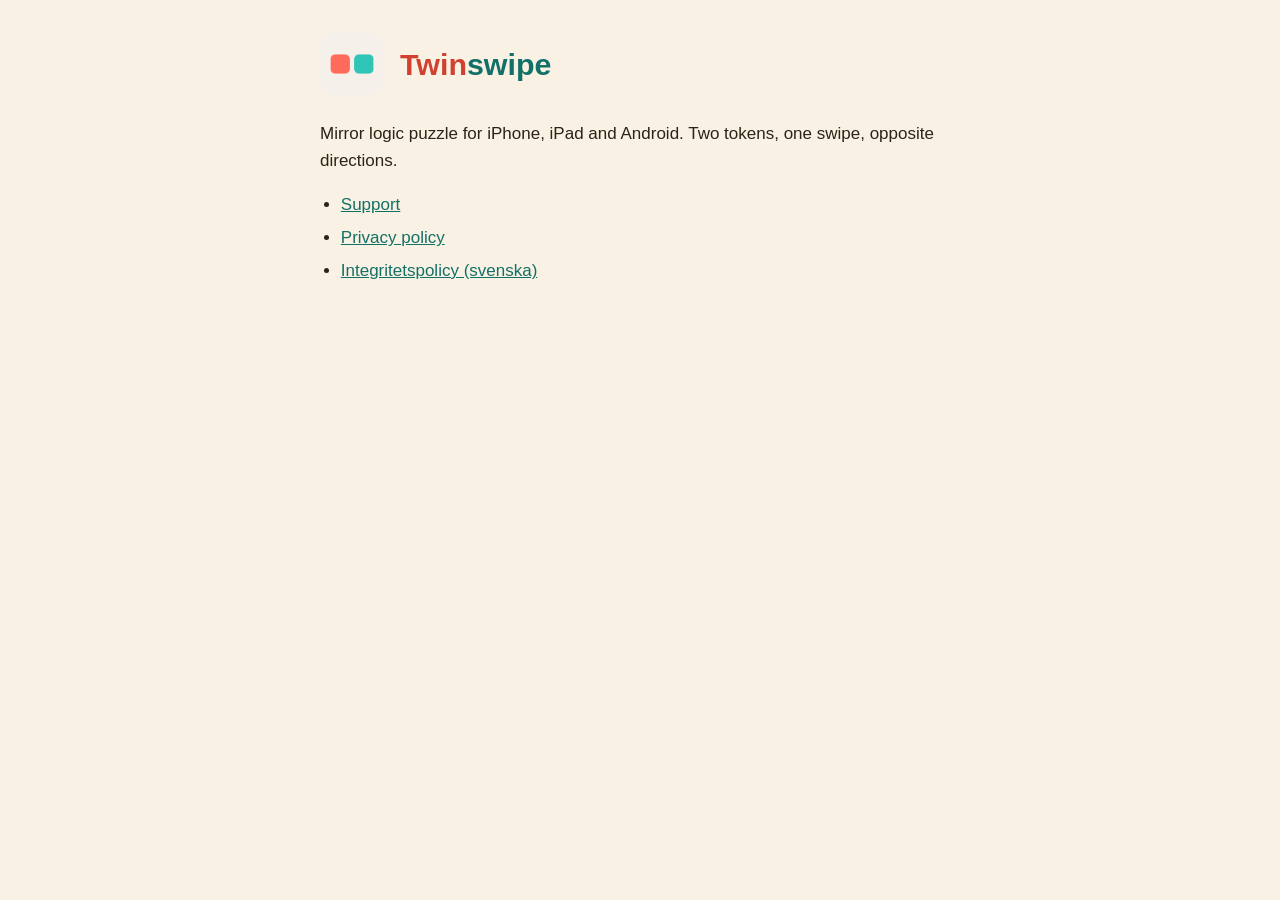
<file: index.html>
<!doctype html>
<html lang="en">
<head>
<meta charset="utf-8">
<meta name="viewport" content="width=device-width, initial-scale=1">
<title>Twinswipe</title>
<link rel="stylesheet" href="style.css">
<link rel="icon" href="twinswipe/icon.png">
</head>
<body>
<main>
<header>
<img src="twinswipe/icon.png" alt="">
<h1><span class="twin">Twin</span><span class="swipe">swipe</span></h1>
</header>
<p>Mirror logic puzzle for iPhone, iPad and Android. Two tokens, one swipe, opposite directions.</p>
<ul>
<li><a href="twinswipe/support/">Support</a></li>
<li><a href="twinswipe/privacy/">Privacy policy</a></li>
<li><a href="twinswipe/privacy/sv/" hreflang="sv" lang="sv">Integritetspolicy (svenska)</a></li>
</ul>
</main>
</body>
</html>
</file>
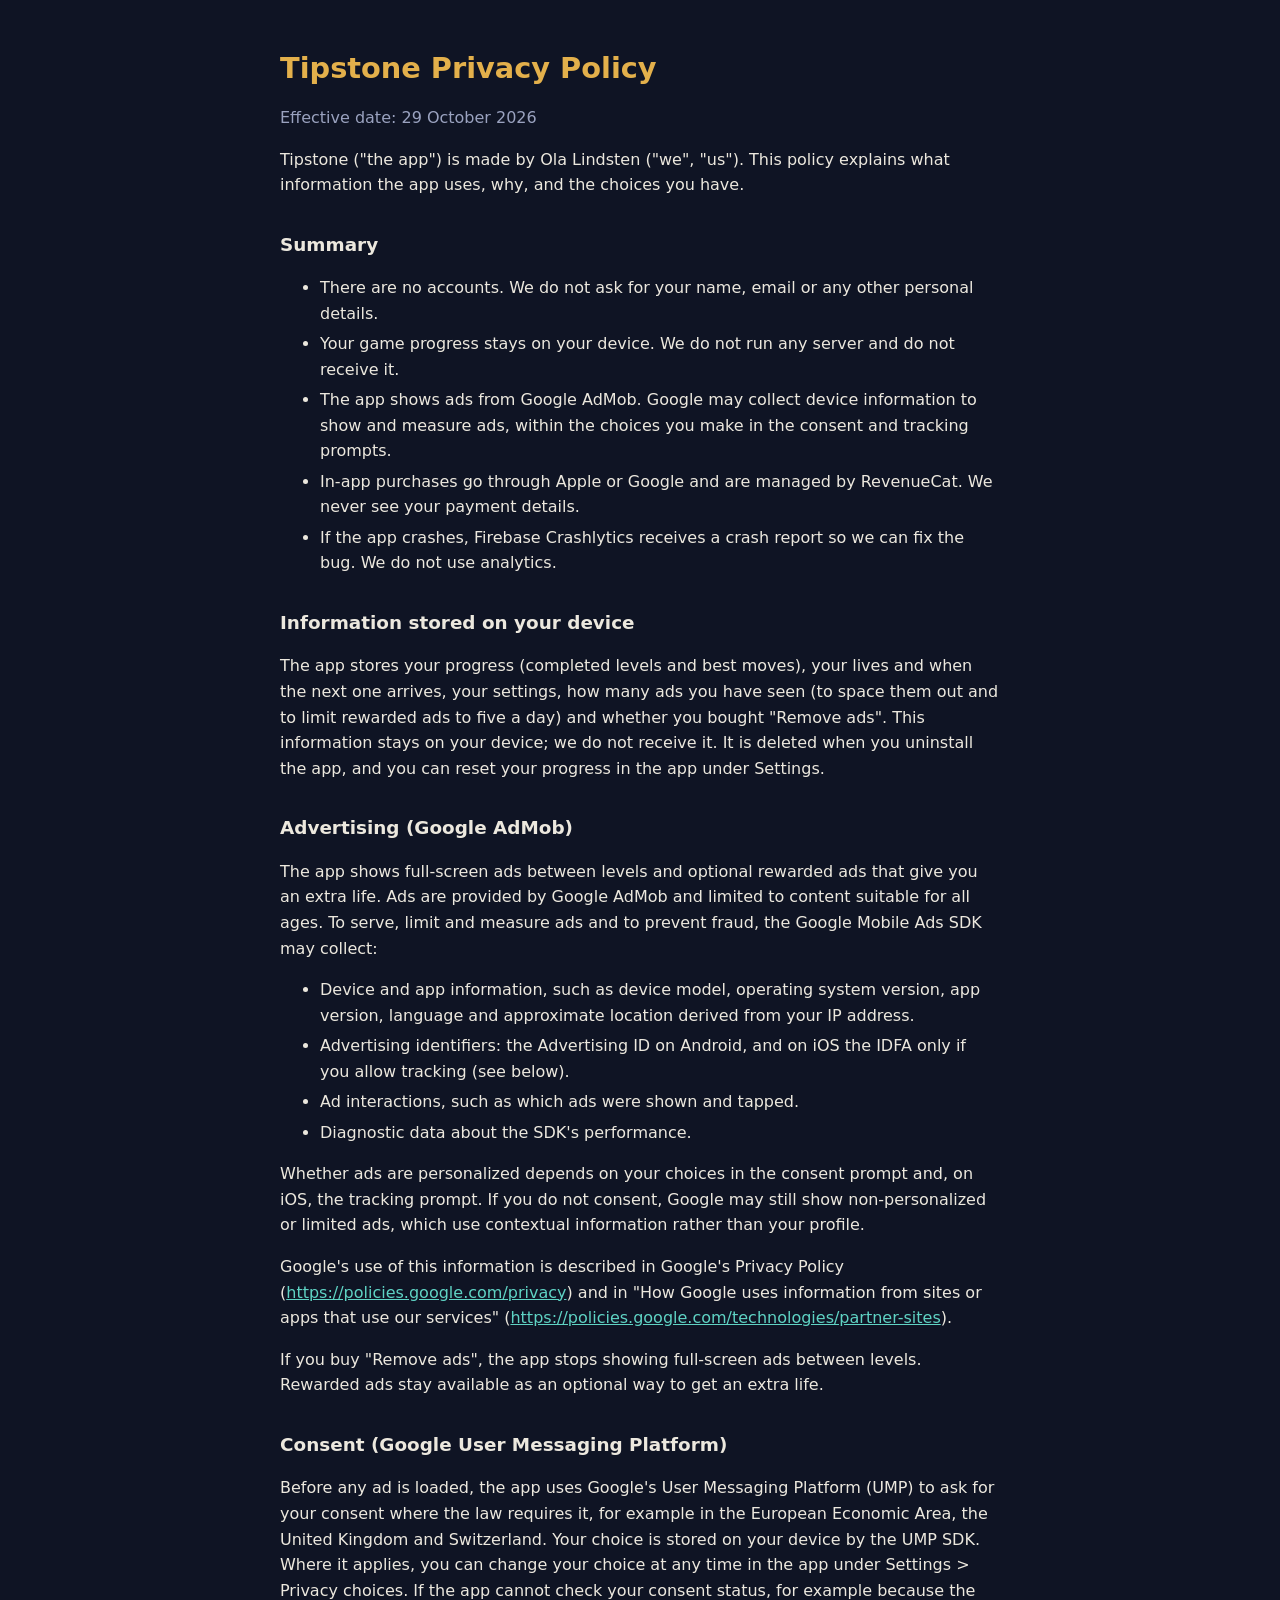
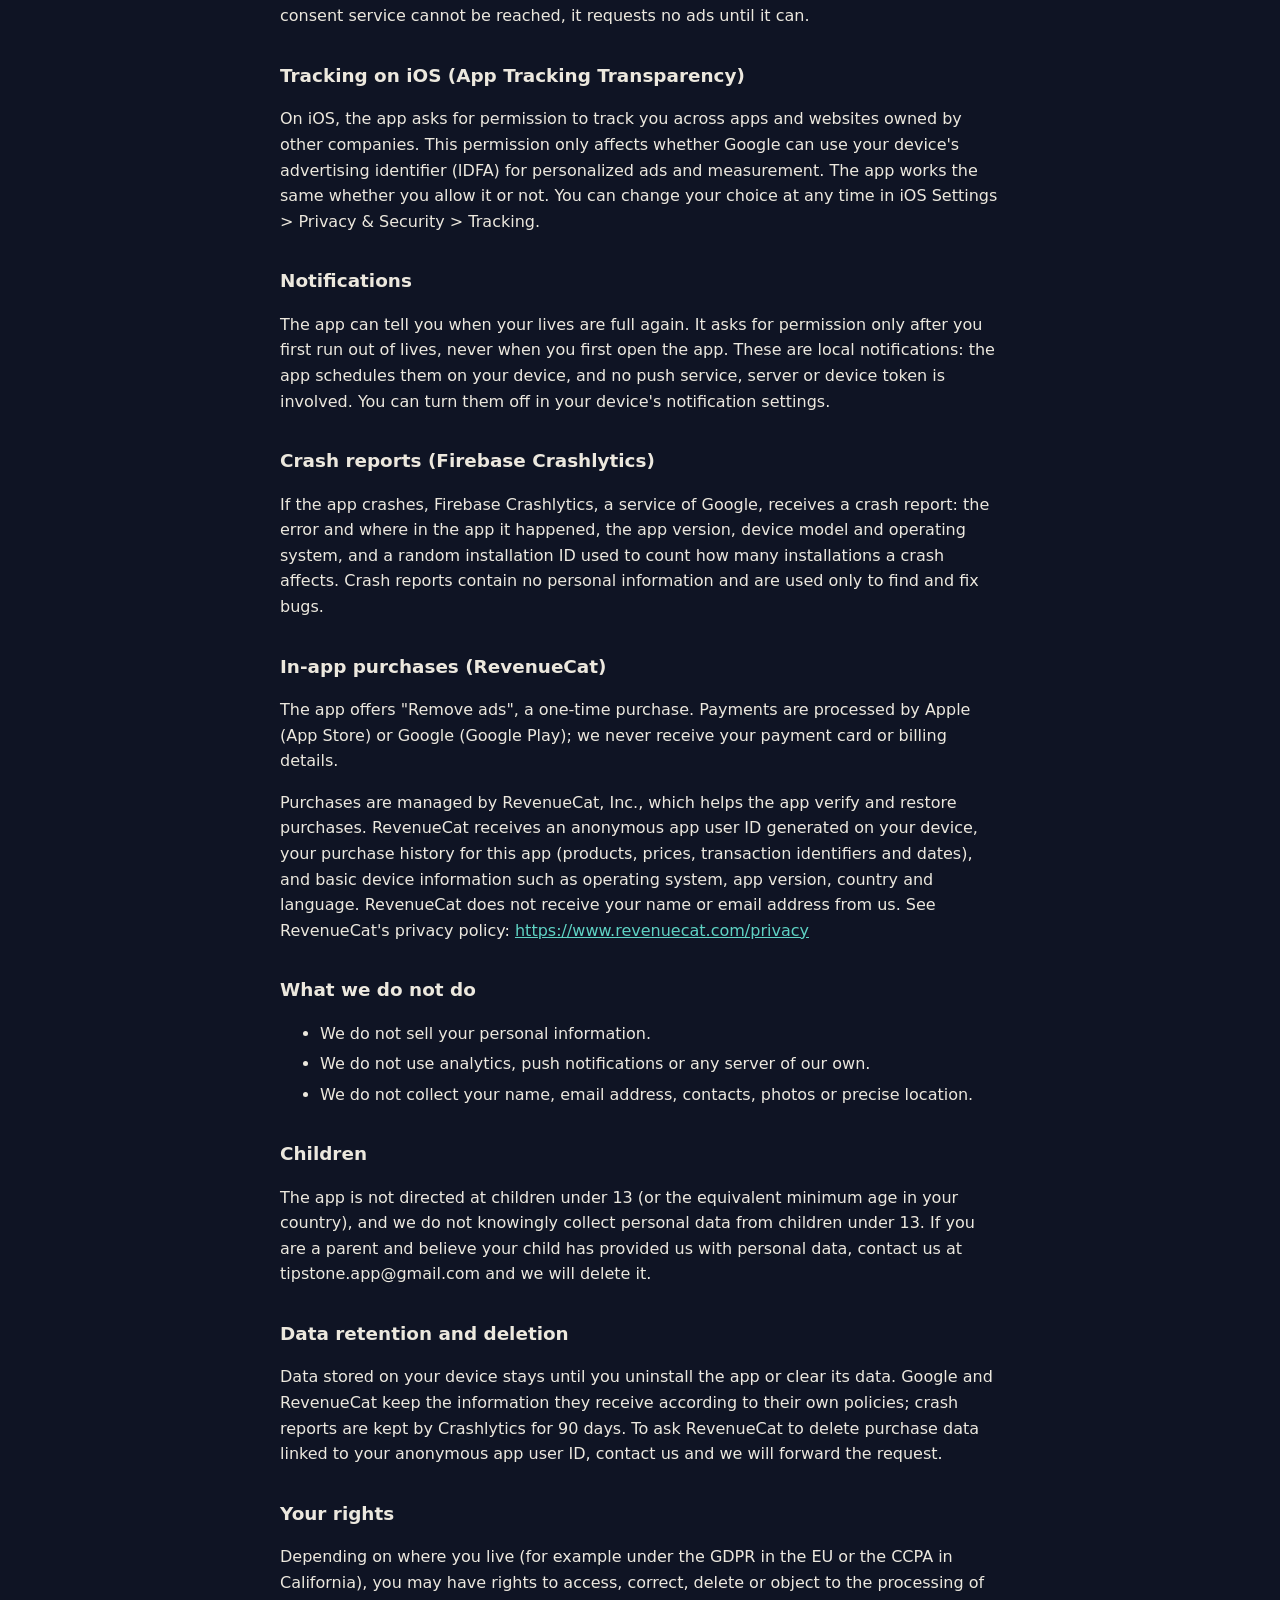
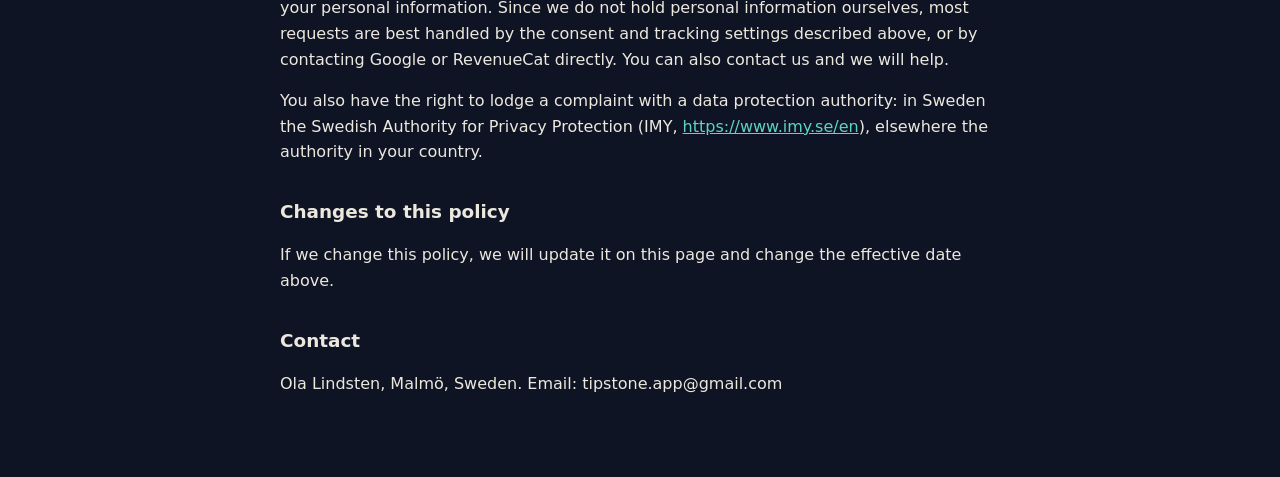
<file: rollblock/privacy/index.html>
<!doctype html>
<html lang="en">
<head>
<meta charset="utf-8">
<meta name="viewport" content="width=device-width, initial-scale=1">
<title>Tipstone Privacy Policy</title>
<style>
:root { color-scheme: dark; }
body { margin: 0; background: #0f1424; color: #ece8de; font: 16px/1.6 -apple-system, "Segoe UI", system-ui, sans-serif; }
main { max-width: 720px; margin: 0 auto; padding: 32px 16px 64px; }
h1 { color: #e3b04b; font-size: 1.8rem; line-height: 1.2; }
h2 { font-size: 1.15rem; margin-top: 2rem; }
a { color: #5fd3c4; word-break: break-word; }
.date { color: #9aa2bf; }
li { margin: 0.3rem 0; }
</style>
</head>
<body>
<main>
<h1>Tipstone Privacy Policy</h1>
<p class="date">Effective date: 29 October 2026</p>
<p>Tipstone ("the app") is made by Ola Lindsten ("we", "us"). This policy explains what information the app uses, why, and the choices you have.</p>
<h2 id="summary">Summary</h2>
<ul>
<li>There are no accounts. We do not ask for your name, email or any other personal details.</li>
<li>Your game progress stays on your device. We do not run any server and do not receive it.</li>
<li>The app shows ads from Google AdMob. Google may collect device information to show and measure ads, within the choices you make in the consent and tracking prompts.</li>
<li>In-app purchases go through Apple or Google and are managed by RevenueCat. We never see your payment details.</li>
<li>If the app crashes, Firebase Crashlytics receives a crash report so we can fix the bug. We do not use analytics.</li>
</ul>
<h2 id="information-stored-on-your-device">Information stored on your device</h2>
<p>The app stores your progress (completed levels and best moves), your lives and when the next one arrives, your settings, how many ads you have seen (to space them out and to limit rewarded ads to five a day) and whether you bought "Remove ads". This information stays on your device; we do not receive it. It is deleted when you uninstall the app, and you can reset your progress in the app under Settings.</p>
<h2 id="advertising-google-admob">Advertising (Google AdMob)</h2>
<p>The app shows full-screen ads between levels and optional rewarded ads that give you an extra life. Ads are provided by Google AdMob and limited to content suitable for all ages. To serve, limit and measure ads and to prevent fraud, the Google Mobile Ads SDK may collect:</p>
<ul>
<li>Device and app information, such as device model, operating system version, app version, language and approximate location derived from your IP address.</li>
<li>Advertising identifiers: the Advertising ID on Android, and on iOS the IDFA only if you allow tracking (see below).</li>
<li>Ad interactions, such as which ads were shown and tapped.</li>
<li>Diagnostic data about the SDK's performance.</li>
</ul>
<p>Whether ads are personalized depends on your choices in the consent prompt and, on iOS, the tracking prompt. If you do not consent, Google may still show non-personalized or limited ads, which use contextual information rather than your profile.</p>
<p>Google's use of this information is described in Google's Privacy Policy (<a href="https://policies.google.com/privacy">https://policies.google.com/privacy</a>) and in "How Google uses information from sites or apps that use our services" (<a href="https://policies.google.com/technologies/partner-sites">https://policies.google.com/technologies/partner-sites</a>).</p>
<p>If you buy "Remove ads", the app stops showing full-screen ads between levels. Rewarded ads stay available as an optional way to get an extra life.</p>
<h2 id="consent-google-user-messaging-platform">Consent (Google User Messaging Platform)</h2>
<p>Before any ad is loaded, the app uses Google's User Messaging Platform (UMP) to ask for your consent where the law requires it, for example in the European Economic Area, the United Kingdom and Switzerland. Your choice is stored on your device by the UMP SDK. Where it applies, you can change your choice at any time in the app under Settings &gt; Privacy choices. If the app cannot check your consent status, for example because the consent service cannot be reached, it requests no ads until it can.</p>
<h2 id="tracking-on-ios-app-tracking-transparency">Tracking on iOS (App Tracking Transparency)</h2>
<p>On iOS, the app asks for permission to track you across apps and websites owned by other companies. This permission only affects whether Google can use your device's advertising identifier (IDFA) for personalized ads and measurement. The app works the same whether you allow it or not. You can change your choice at any time in iOS Settings &gt; Privacy &amp; Security &gt; Tracking.</p>
<h2 id="notifications">Notifications</h2>
<p>The app can tell you when your lives are full again. It asks for permission only after you first run out of lives, never when you first open the app. These are local notifications: the app schedules them on your device, and no push service, server or device token is involved. You can turn them off in your device's notification settings.</p>
<h2 id="crash-reports-firebase-crashlytics">Crash reports (Firebase Crashlytics)</h2>
<p>If the app crashes, Firebase Crashlytics, a service of Google, receives a crash report: the error and where in the app it happened, the app version, device model and operating system, and a random installation ID used to count how many installations a crash affects. Crash reports contain no personal information and are used only to find and fix bugs.</p>
<h2 id="in-app-purchases-revenuecat">In-app purchases (RevenueCat)</h2>
<p>The app offers "Remove ads", a one-time purchase. Payments are processed by Apple (App Store) or Google (Google Play); we never receive your payment card or billing details.</p>
<p>Purchases are managed by RevenueCat, Inc., which helps the app verify and restore purchases. RevenueCat receives an anonymous app user ID generated on your device, your purchase history for this app (products, prices, transaction identifiers and dates), and basic device information such as operating system, app version, country and language. RevenueCat does not receive your name or email address from us. See RevenueCat's privacy policy: <a href="https://www.revenuecat.com/privacy">https://www.revenuecat.com/privacy</a></p>
<h2 id="what-we-do-not-do">What we do not do</h2>
<ul>
<li>We do not sell your personal information.</li>
<li>We do not use analytics, push notifications or any server of our own.</li>
<li>We do not collect your name, email address, contacts, photos or precise location.</li>
</ul>
<h2 id="children">Children</h2>
<p>The app is not directed at children under 13 (or the equivalent minimum age in your country), and we do not knowingly collect personal data from children under 13. If you are a parent and believe your child has provided us with personal data, contact us at tipstone.app@gmail.com and we will delete it.</p>
<h2 id="data-retention-and-deletion">Data retention and deletion</h2>
<p>Data stored on your device stays until you uninstall the app or clear its data. Google and RevenueCat keep the information they receive according to their own policies; crash reports are kept by Crashlytics for 90 days. To ask RevenueCat to delete purchase data linked to your anonymous app user ID, contact us and we will forward the request.</p>
<h2 id="your-rights">Your rights</h2>
<p>Depending on where you live (for example under the GDPR in the EU or the CCPA in California), you may have rights to access, correct, delete or object to the processing of your personal information. Since we do not hold personal information ourselves, most requests are best handled by the consent and tracking settings described above, or by contacting Google or RevenueCat directly. You can also contact us and we will help.</p>
<p>You also have the right to lodge a complaint with a data protection authority: in Sweden the Swedish Authority for Privacy Protection (IMY, <a href="https://www.imy.se/en">https://www.imy.se/en</a>), elsewhere the authority in your country.</p>
<h2 id="changes-to-this-policy">Changes to this policy</h2>
<p>If we change this policy, we will update it on this page and change the effective date above.</p>
<h2 id="contact">Contact</h2>
<p>Ola Lindsten, Malmö, Sweden. Email: tipstone.app@gmail.com</p>
</main>
</body>
</html>
</file>
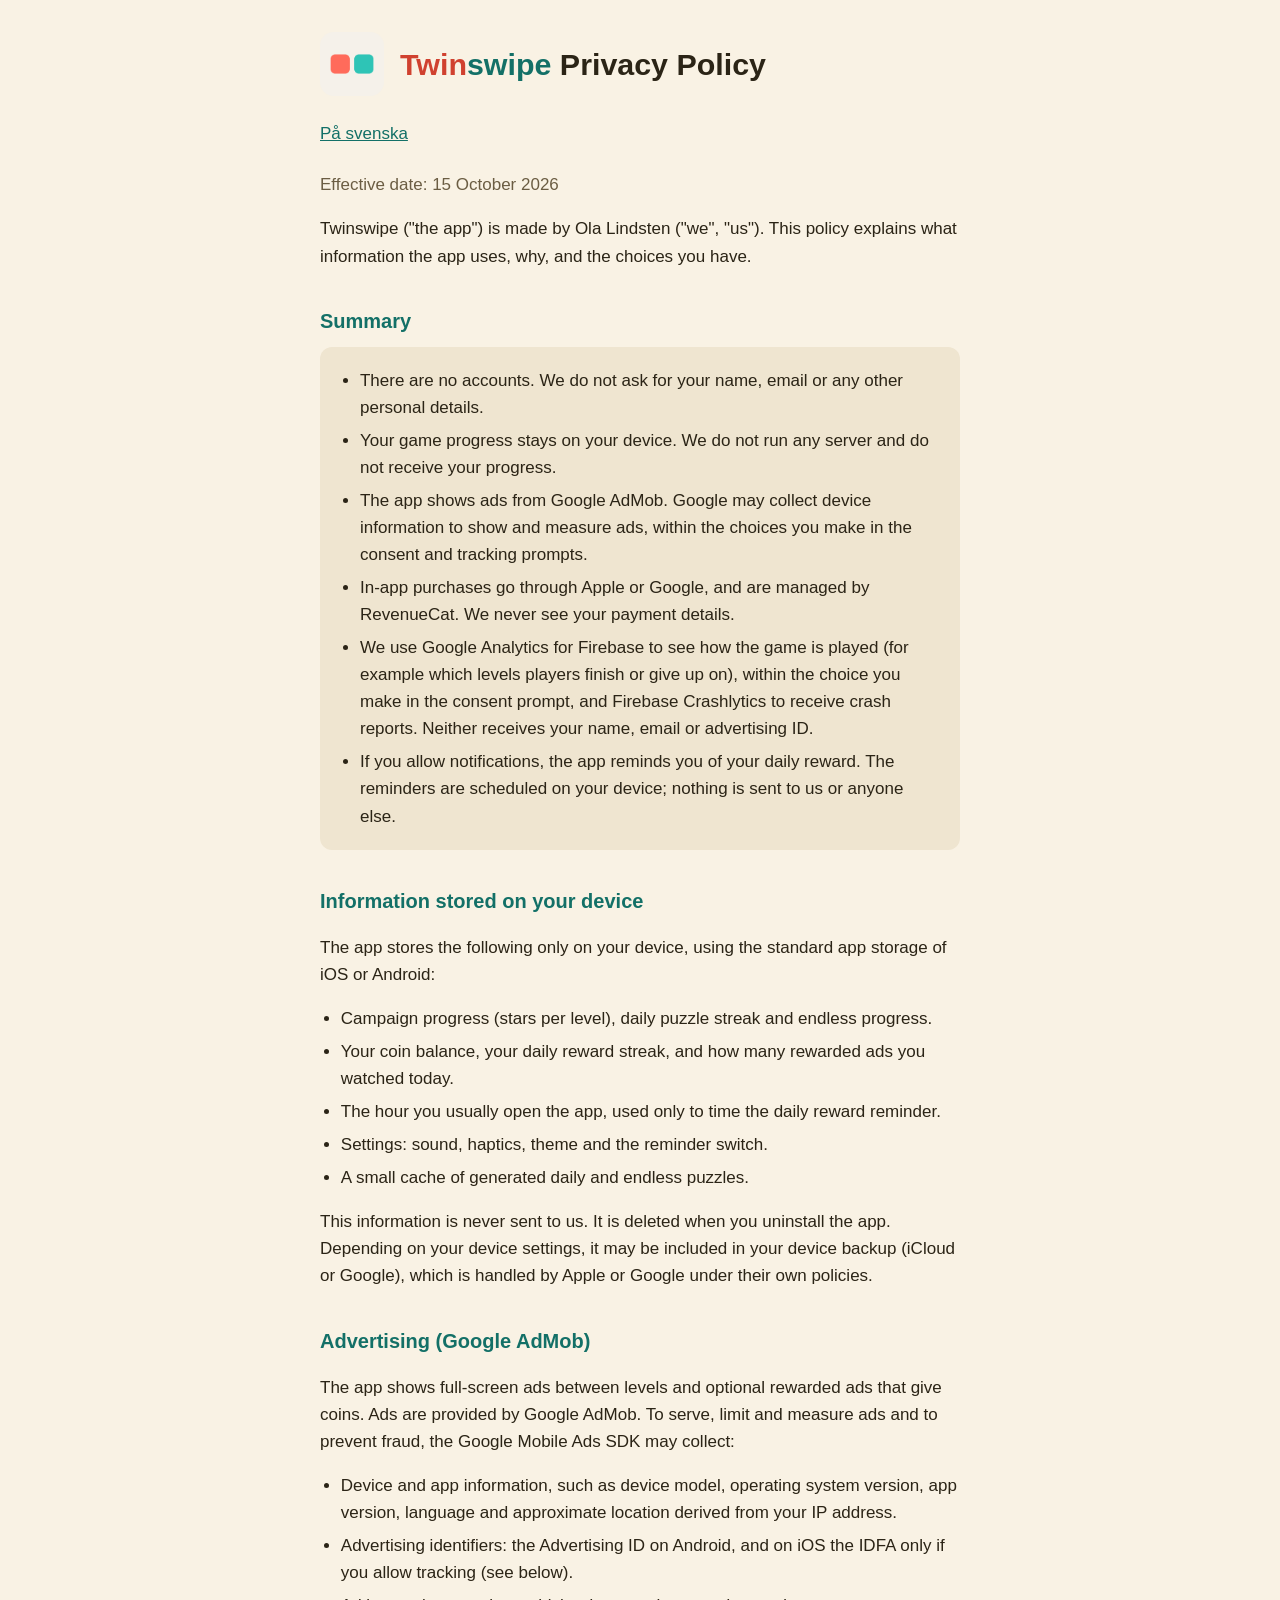
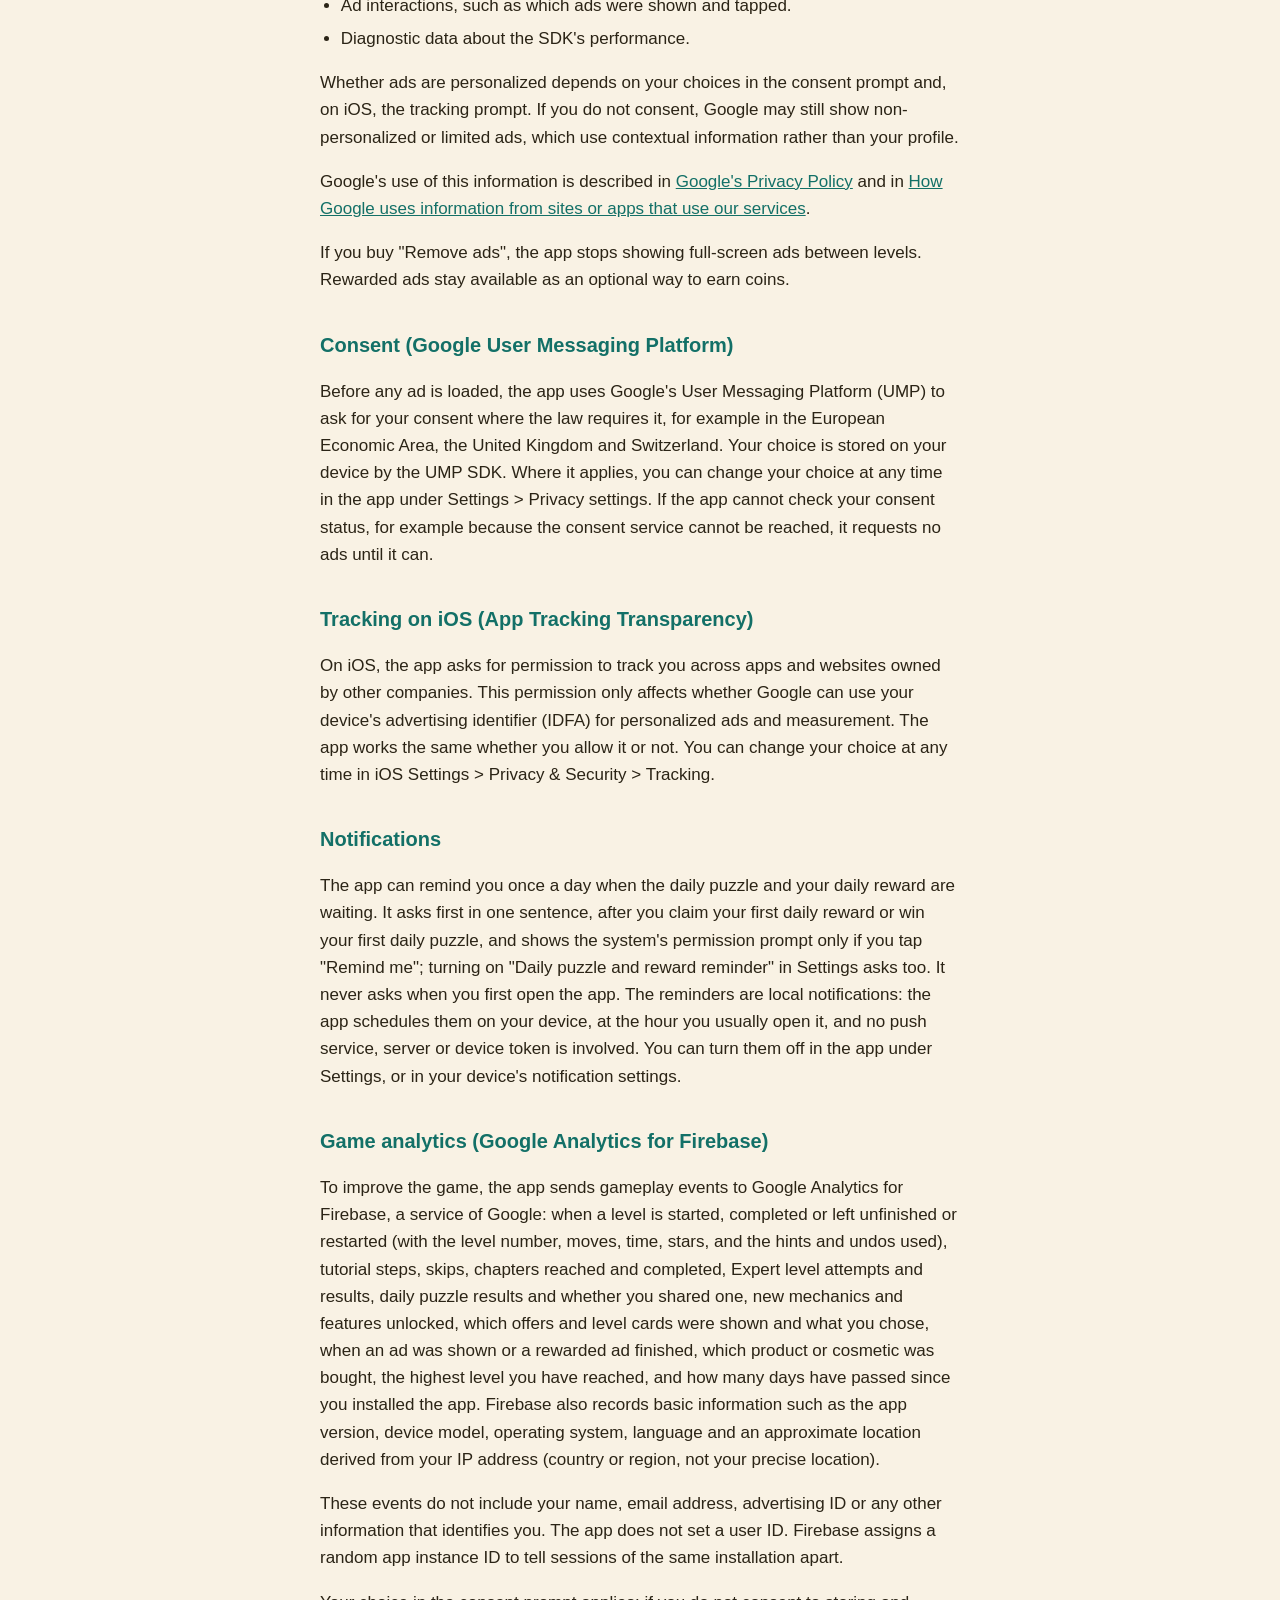
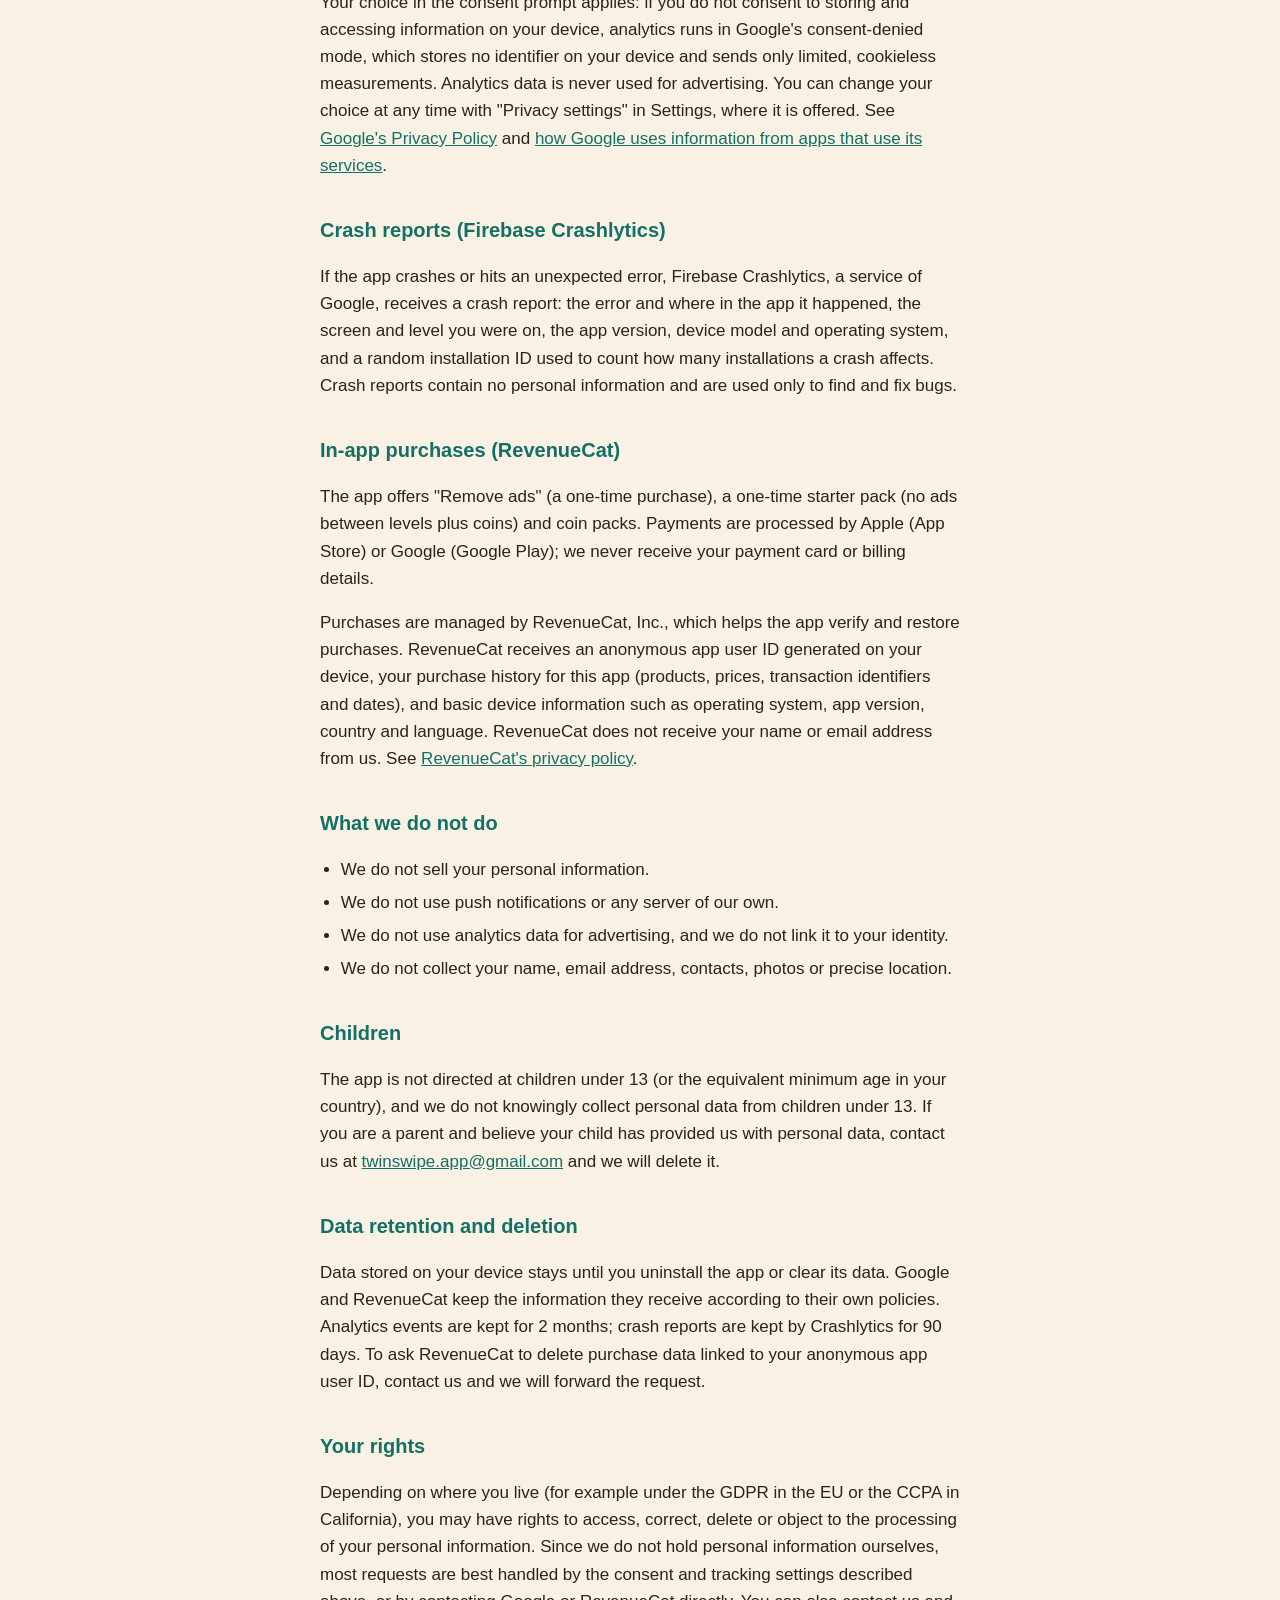
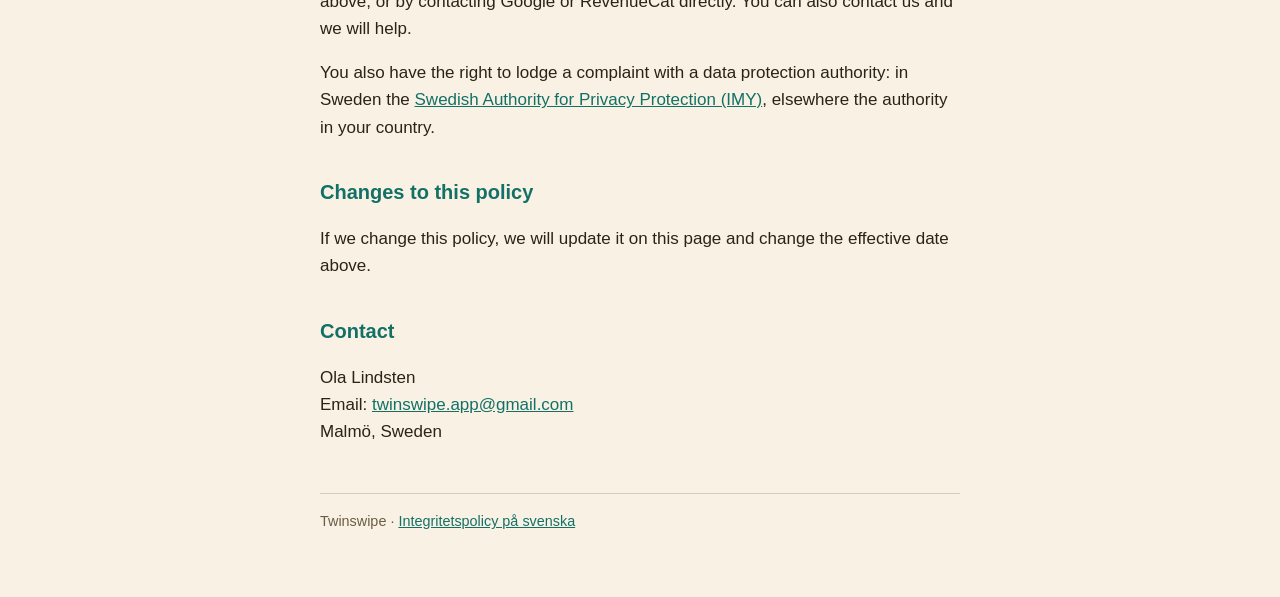
<file: twinswipe/privacy/index.html>
<!doctype html>
<html lang="en">
<head>
<meta charset="utf-8">
<meta name="viewport" content="width=device-width, initial-scale=1">
<title>Twinswipe Privacy Policy</title>
<link rel="stylesheet" href="../../style.css">
<link rel="alternate" hreflang="sv" href="sv/">
<link rel="icon" href="../icon.png">
</head>
<body>
<main>
<header>
<img src="../icon.png" alt="">
<h1><span class="twin">Twin</span><span class="swipe">swipe</span> Privacy Policy</h1>
</header>
<p class="lang"><a href="sv/" hreflang="sv" lang="sv">På svenska</a></p>

<p class="date">Effective date: 15 October 2026</p>

<p>Twinswipe ("the app") is made by Ola Lindsten
("we", "us"). This policy explains what information the app uses, why, and
the choices you have.</p>

<h2 id="summary">Summary</h2>
<div class="summary">
<ul>
<li>There are no accounts. We do not ask for your name, email or any other
personal details.</li>
<li>Your game progress stays on your device. We do not run any server and do
not receive your progress.</li>
<li>The app shows ads from Google AdMob. Google may collect device
information to show and measure ads, within the choices you make in the
consent and tracking prompts.</li>
<li>In-app purchases go through Apple or Google, and are managed by
RevenueCat. We never see your payment details.</li>
<li>We use Google Analytics for Firebase to see how the game is played (for
example which levels players finish or give up on), within the choice you
make in the consent prompt, and Firebase Crashlytics to receive crash
reports. Neither receives your name, email or advertising ID.</li>
<li>If you allow notifications, the app reminds you of your daily reward.
The reminders are scheduled on your device; nothing is sent to us or
anyone else.</li>
</ul>
</div>

<h2 id="device">Information stored on your device</h2>
<p>The app stores the following only on your device, using the standard
app storage of iOS or Android:</p>
<ul>
<li>Campaign progress (stars per level), daily puzzle streak and endless
progress.</li>
<li>Your coin balance, your daily reward streak, and how many rewarded ads
you watched today.</li>
<li>The hour you usually open the app, used only to time the daily reward
reminder.</li>
<li>Settings: sound, haptics, theme and the reminder switch.</li>
<li>A small cache of generated daily and endless puzzles.</li>
</ul>
<p>This information is never sent to us. It is deleted when you uninstall the
app. Depending on your device settings, it may be included in your device
backup (iCloud or Google), which is handled by Apple or Google under their
own policies.</p>

<h2 id="ads">Advertising (Google AdMob)</h2>
<p>The app shows full-screen ads between levels and optional rewarded ads that
give coins. Ads are provided by Google AdMob. To serve, limit and measure
ads and to prevent fraud, the Google Mobile Ads SDK may collect:</p>
<ul>
<li>Device and app information, such as device model, operating system
version, app version, language and approximate location derived from your
IP address.</li>
<li>Advertising identifiers: the Advertising ID on Android, and on iOS the
IDFA only if you allow tracking (see below).</li>
<li>Ad interactions, such as which ads were shown and tapped.</li>
<li>Diagnostic data about the SDK's performance.</li>
</ul>
<p>Whether ads are personalized depends on your choices in the consent prompt
and, on iOS, the tracking prompt. If you do not consent, Google may still
show non-personalized or limited ads, which use contextual information
rather than your profile.</p>
<p>Google's use of this information is described in
<a href="https://policies.google.com/privacy">Google's Privacy Policy</a> and in
<a href="https://policies.google.com/technologies/partner-sites">How Google uses
information from sites or apps that use our services</a>.</p>
<p>If you buy "Remove ads", the app stops showing full-screen ads between
levels. Rewarded ads stay available as an optional way to earn coins.</p>

<h2 id="consent">Consent (Google User Messaging Platform)</h2>
<p>Before any ad is loaded, the app uses Google's User Messaging Platform
(UMP) to ask for your consent where the law requires it, for example in
the European Economic Area, the United Kingdom and Switzerland. Your choice
is stored on your device by the UMP SDK. Where it applies, you can change
your choice at any time in the app under Settings &gt; Privacy settings. If
the app cannot check your consent status, for example because the consent
service cannot be reached, it requests no ads until it can.</p>

<h2 id="tracking">Tracking on iOS (App Tracking Transparency)</h2>
<p>On iOS, the app asks for permission to track you across apps and websites
owned by other companies. This permission only affects whether Google can
use your device's advertising identifier (IDFA) for personalized ads and
measurement. The app works the same whether you allow it or not. You can
change your choice at any time in iOS Settings &gt; Privacy &amp; Security &gt;
Tracking.</p>

<h2 id="notifications">Notifications</h2>
<p>The app can remind you once a day when the daily puzzle and your daily
reward are waiting. It asks first in one sentence, after you claim your
first daily reward or win your first daily puzzle, and shows the system's
permission prompt only if you tap "Remind me"; turning on "Daily puzzle
and reward reminder" in Settings asks too. It never asks when you first
open the app. The reminders are local notifications: the app
schedules them on your device, at the hour you usually open it, and no
push service, server or device token is involved. You can turn them off
in the app under Settings, or in your device's notification settings.</p>

<h2 id="analytics">Game analytics (Google Analytics for Firebase)</h2>
<p>To improve the game, the app sends gameplay events to Google Analytics for
Firebase, a service of Google: when a level is started, completed or left
unfinished or restarted (with the level number, moves, time, stars, and
the hints and undos used), tutorial steps, skips, chapters reached and
completed, Expert level attempts and results, daily puzzle results and
whether you shared one, new mechanics and features unlocked, which offers
and level cards were shown and what you chose, when an ad was shown or a
rewarded ad finished, which product or cosmetic was bought, the highest
level you have reached, and how many days have passed since you installed
the app.
Firebase also records basic information such as the app version, device
model, operating system, language and an approximate location derived from
your IP address (country or region, not your precise location).</p>
<p>These events do not include your name, email address, advertising ID or
any other information that identifies you. The app does not set a user ID.
Firebase assigns a random app instance ID to tell sessions of the same
installation apart.</p>
<p>Your choice in the consent prompt applies: if you do not consent to storing
and accessing information on your device, analytics runs in Google's
consent-denied mode, which stores no identifier on your device and sends
only limited, cookieless measurements. Analytics data is never used for
advertising. You can change your choice at any time with "Privacy settings"
in Settings, where it is offered. See
<a href="https://policies.google.com/privacy">Google's Privacy Policy</a> and
<a href="https://policies.google.com/technologies/partner-sites">how Google uses
information from apps that use its services</a>.</p>

<h2 id="crashes">Crash reports (Firebase Crashlytics)</h2>
<p>If the app crashes or hits an unexpected error, Firebase Crashlytics, a
service of Google, receives a crash report: the error and where in the app
it happened, the screen and level you were on, the app version, device
model and operating system, and a random installation ID used to count how
many installations a crash affects. Crash reports contain no personal
information and are used only to find and fix bugs.</p>

<h2 id="purchases">In-app purchases (RevenueCat)</h2>
<p>The app offers "Remove ads" (a one-time purchase), a one-time starter
pack (no ads between levels plus coins) and coin packs.
Payments are processed by Apple (App Store) or Google (Google Play); we
never receive your payment card or billing details.</p>
<p>Purchases are managed by RevenueCat, Inc., which helps the app verify and
restore purchases. RevenueCat receives an anonymous app user ID generated
on your device, your purchase history for this app (products, prices,
transaction identifiers and dates), and basic device information such as
operating system, app version, country and language. RevenueCat does not
receive your name or email address from us. See
<a href="https://www.revenuecat.com/privacy">RevenueCat's privacy policy</a>.</p>

<h2 id="not">What we do not do</h2>
<ul>
<li>We do not sell your personal information.</li>
<li>We do not use push notifications or any server of our own.</li>
<li>We do not use analytics data for advertising, and we do not link it to
your identity.</li>
<li>We do not collect your name, email address, contacts, photos or precise
location.</li>
</ul>

<h2 id="children">Children</h2>
<p>The app is not directed at children under 13 (or the equivalent minimum
age in your country), and we do not knowingly collect personal data from
children under 13. If you are a parent and believe your child has provided
us with personal data, contact us at
<a href="mailto:twinswipe.app@gmail.com">twinswipe.app@gmail.com</a> and we
will delete it.</p>

<h2 id="retention">Data retention and deletion</h2>
<p>Data stored on your device stays until you uninstall the app or clear its
data. Google and RevenueCat keep the information they receive according to
their own policies. Analytics events are kept for 2 months; crash
reports are kept by Crashlytics for 90 days. To ask RevenueCat to delete
purchase data linked to your anonymous app user ID, contact us and we will
forward the request.</p>

<h2 id="rights">Your rights</h2>
<p>Depending on where you live (for example under the GDPR in the EU or the
CCPA in California), you may have rights to access, correct, delete or
object to the processing of your personal information. Since we do not
hold personal information ourselves, most requests are best handled by
the consent and tracking settings described above, or by contacting Google
or RevenueCat directly. You can also contact us and we will help.</p>
<p>You also have the right to lodge a complaint with a data protection
authority: in Sweden the <a href="https://www.imy.se/en">Swedish Authority
for Privacy Protection (IMY)</a>, elsewhere the authority in your
country.</p>

<h2 id="changes">Changes to this policy</h2>
<p>If we change this policy, we will update it on this page and change the
effective date above.</p>

<h2 id="contact">Contact</h2>
<p class="contact">Ola Lindsten
Email: <a href="mailto:twinswipe.app@gmail.com">twinswipe.app@gmail.com</a>
Malmö, Sweden</p>

<footer>Twinswipe · <a href="sv/" hreflang="sv" lang="sv">Integritetspolicy på svenska</a></footer>
</main>
</body>
</html>
</file>
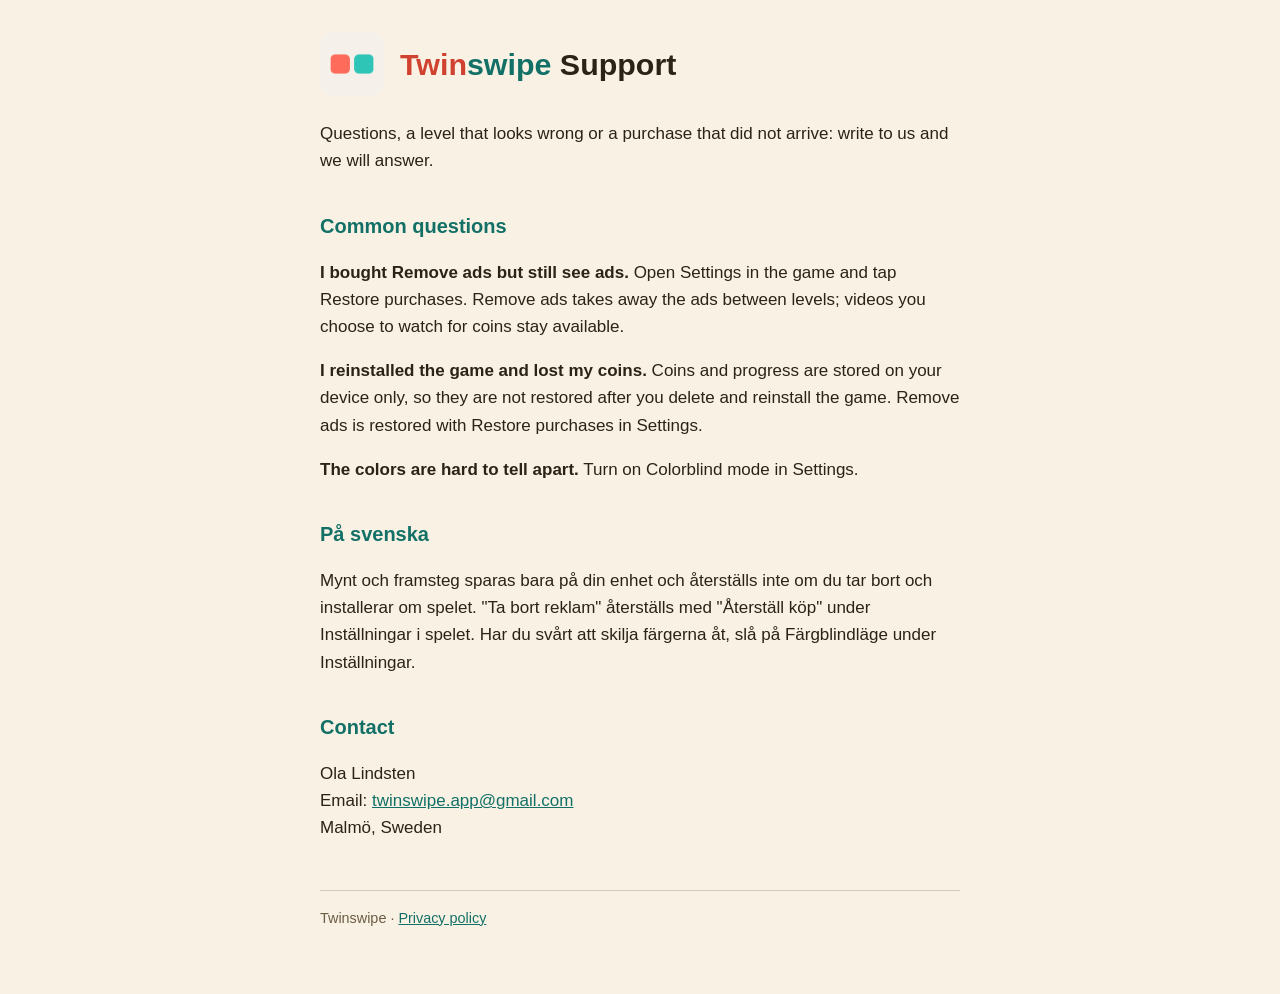
<file: twinswipe/support/index.html>
<!doctype html>
<html lang="en">
<head>
<meta charset="utf-8">
<meta name="viewport" content="width=device-width, initial-scale=1">
<title>Twinswipe Support</title>
<link rel="stylesheet" href="../../style.css">
<link rel="icon" href="../icon.png">
</head>
<body>
<main>
<header>
<img src="../icon.png" alt="">
<h1><span class="twin">Twin</span><span class="swipe">swipe</span> Support</h1>
</header>

<p>Questions, a level that looks wrong or a purchase that did not arrive:
write to us and we will answer.</p>

<h2 id="faq">Common questions</h2>
<p><strong>I bought Remove ads but still see ads.</strong> Open Settings in the
game and tap Restore purchases. Remove ads takes away the ads between levels;
videos you choose to watch for coins stay available.</p>
<p><strong>I reinstalled the game and lost my coins.</strong> Coins and
progress are stored on your device only, so they are not restored after you
delete and reinstall the game. Remove ads is restored with Restore purchases
in Settings.</p>
<p><strong>The colors are hard to tell apart.</strong> Turn on Colorblind mode
in Settings.</p>

<h2 id="svenska" lang="sv">På svenska</h2>
<p lang="sv">Mynt och framsteg sparas bara på din enhet och återställs inte om
du tar bort och installerar om spelet. "Ta bort reklam" återställs med
"Återställ köp" under Inställningar i spelet. Har du svårt att skilja
färgerna åt, slå på Färgblindläge under Inställningar.</p>

<h2 id="contact">Contact</h2>
<p class="contact">Ola Lindsten
Email: <a href="mailto:twinswipe.app@gmail.com">twinswipe.app@gmail.com</a>
Malmö, Sweden</p>

<footer>Twinswipe · <a href="../privacy/">Privacy policy</a></footer>
</main>
</body>
</html>
</file>
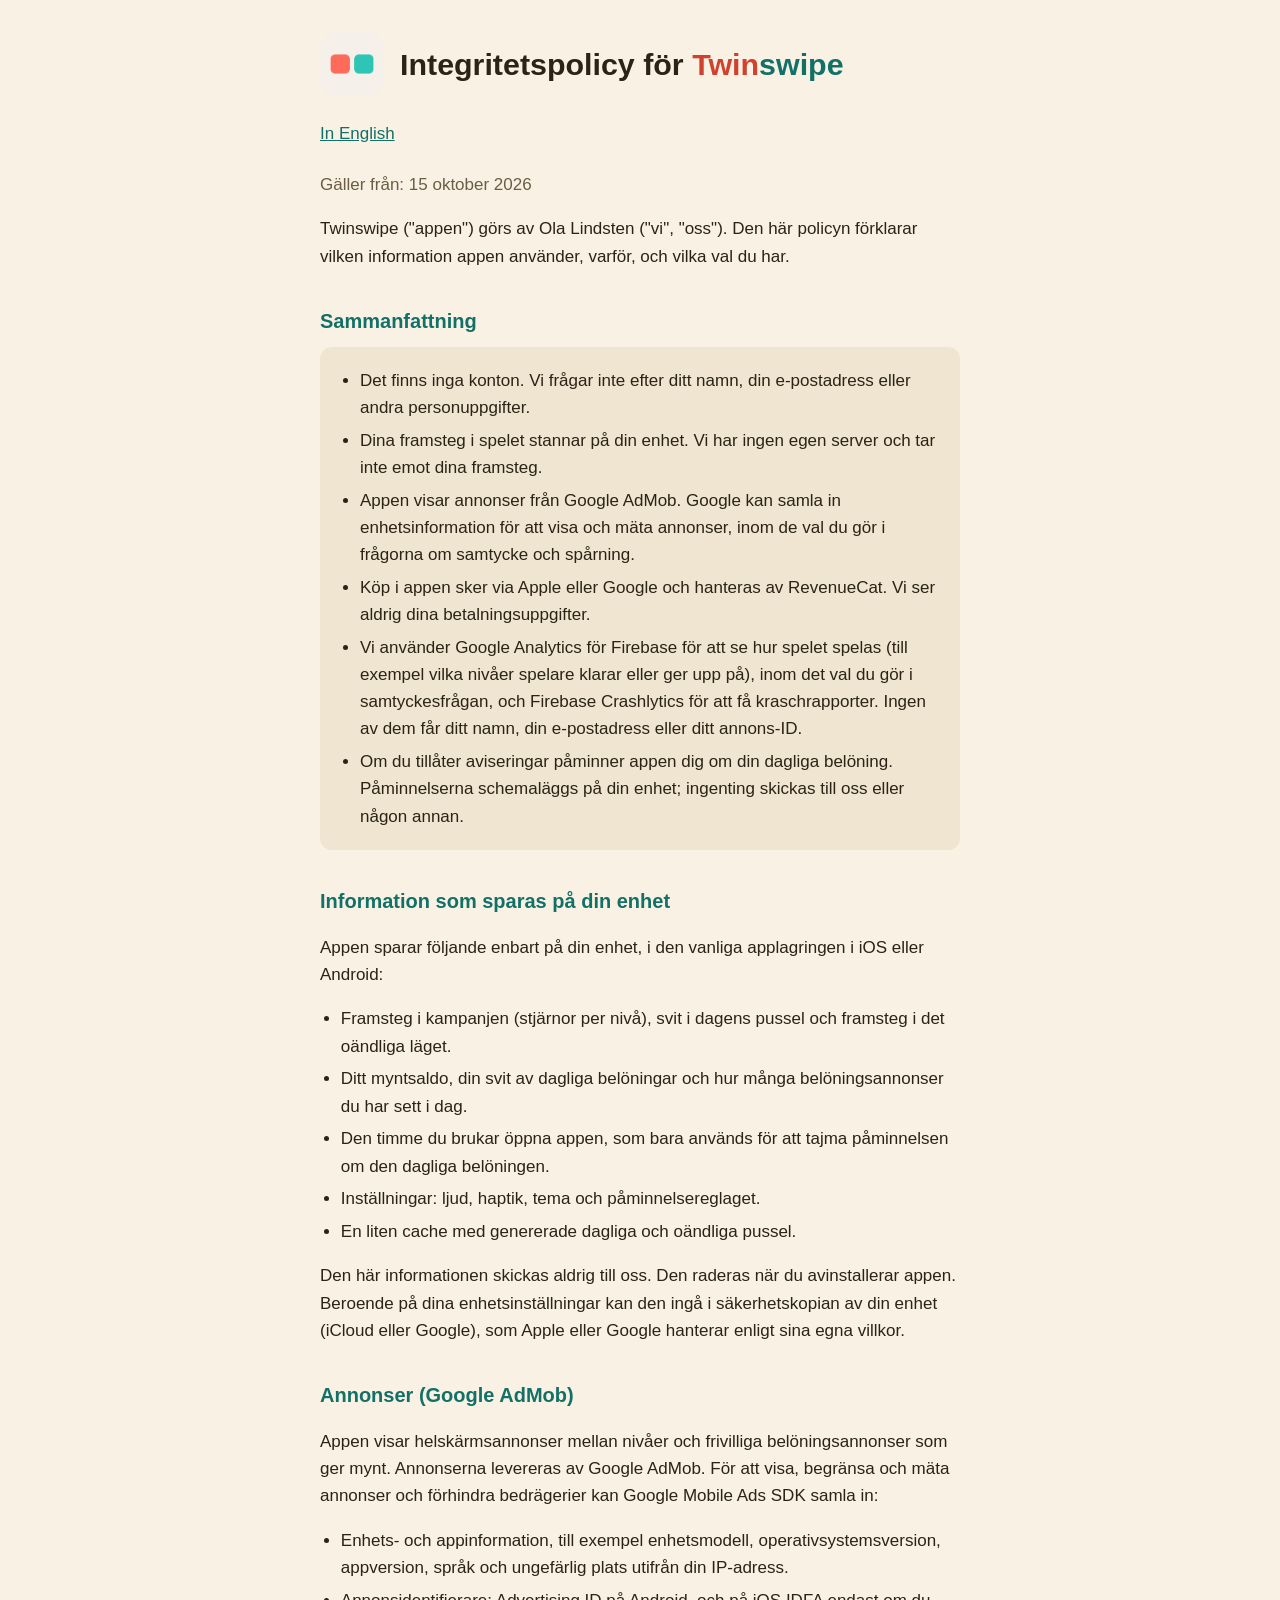
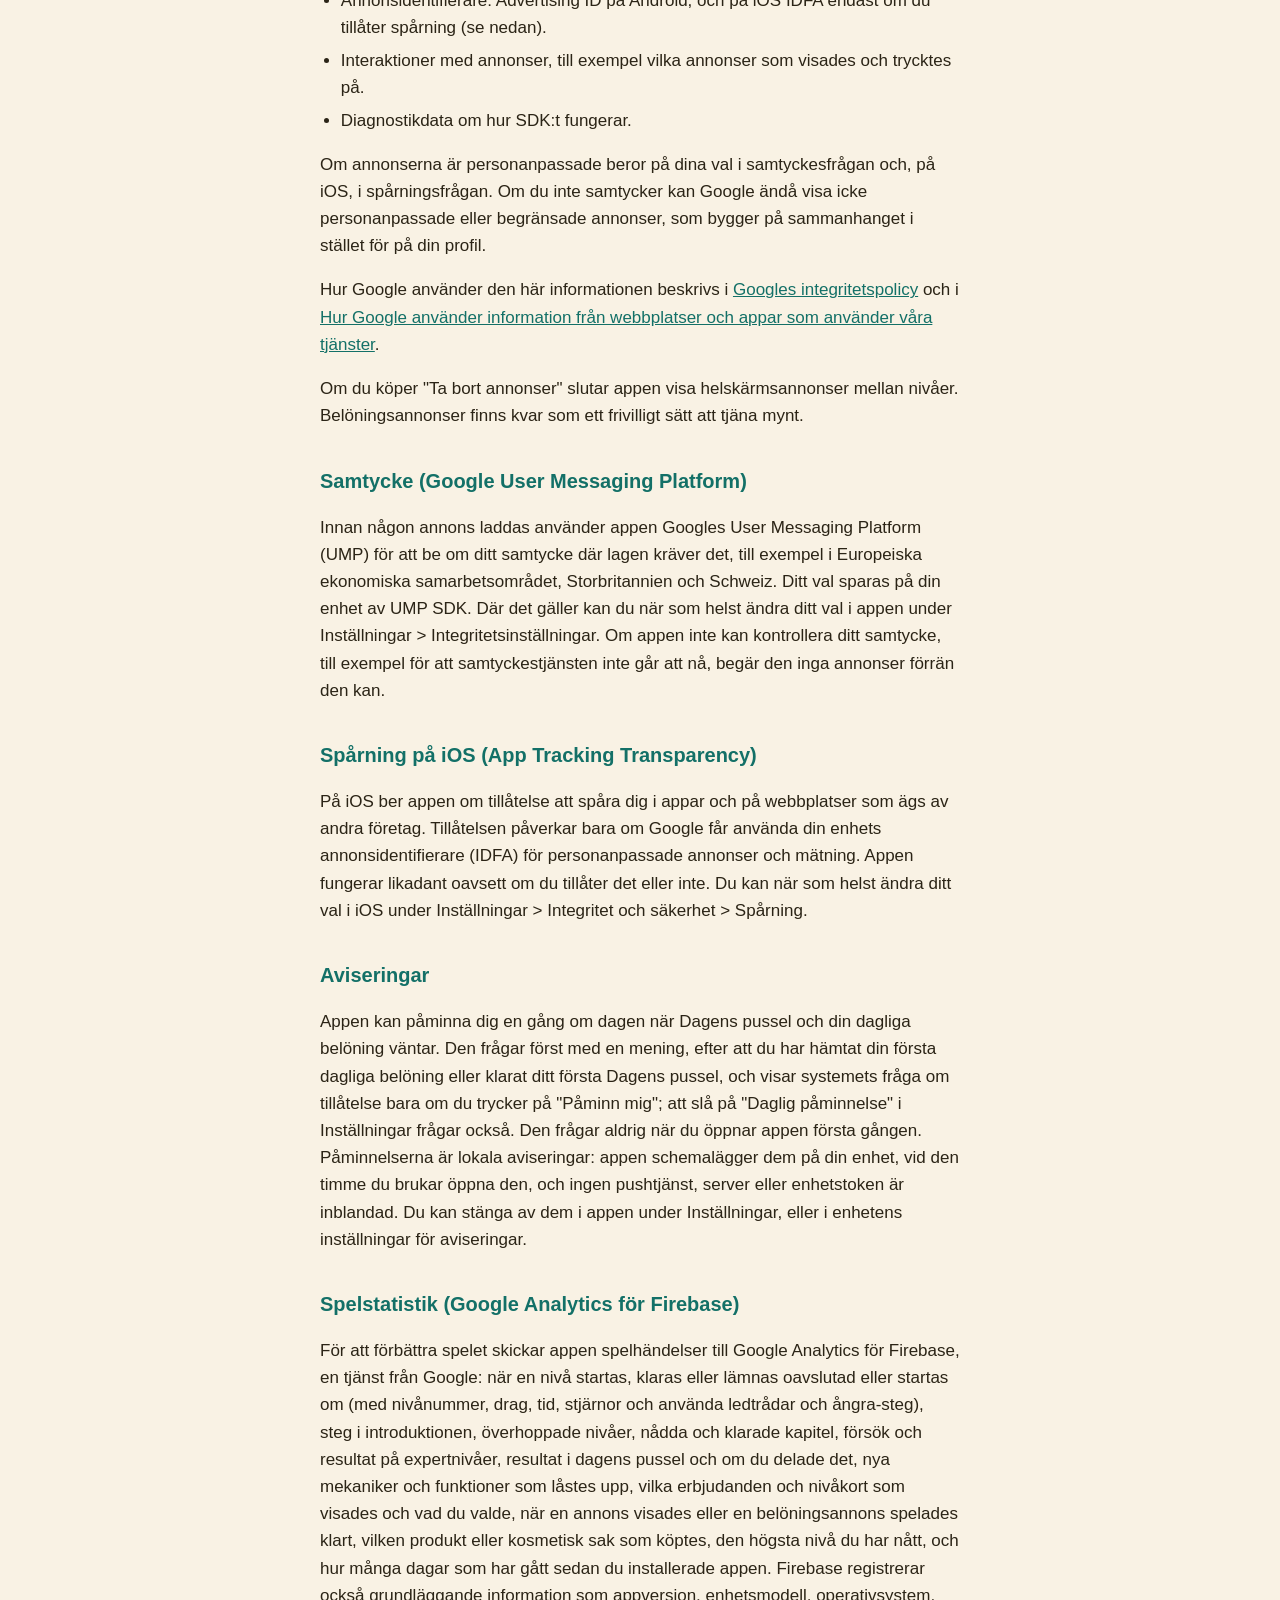
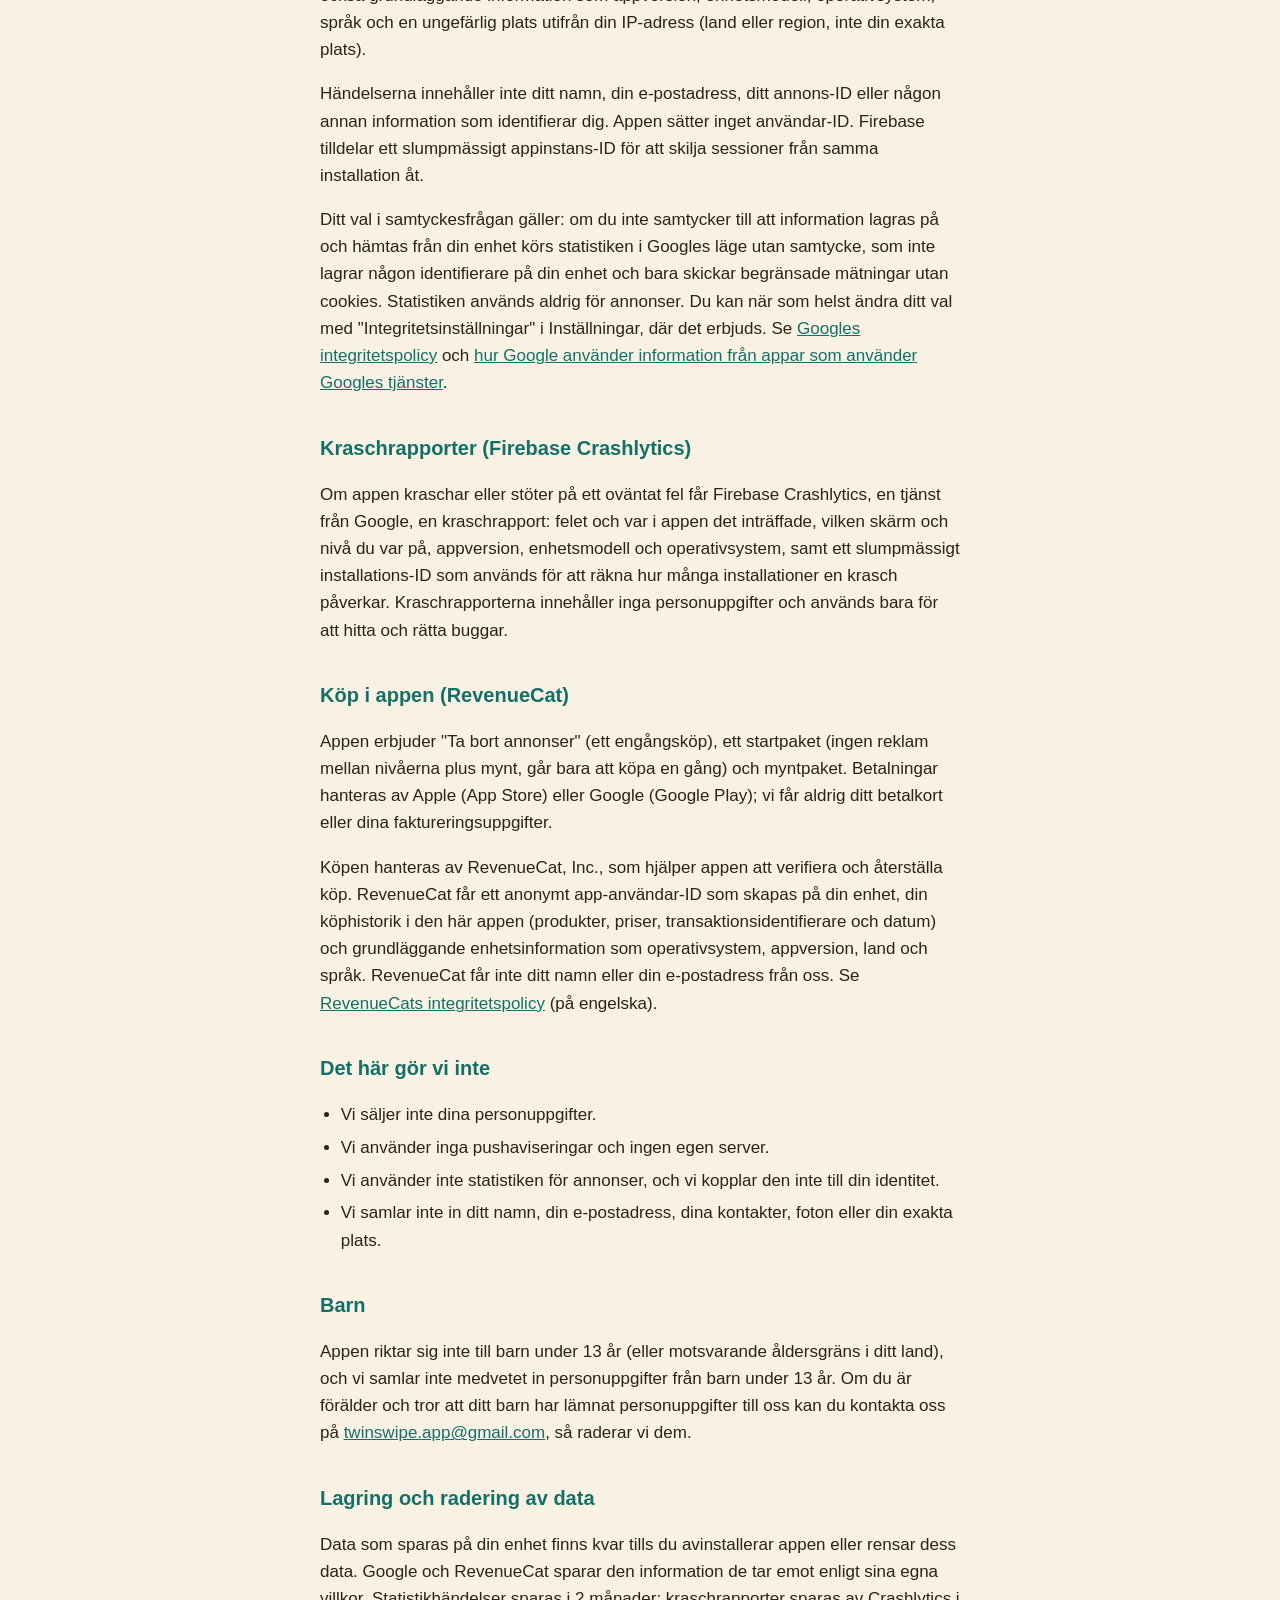
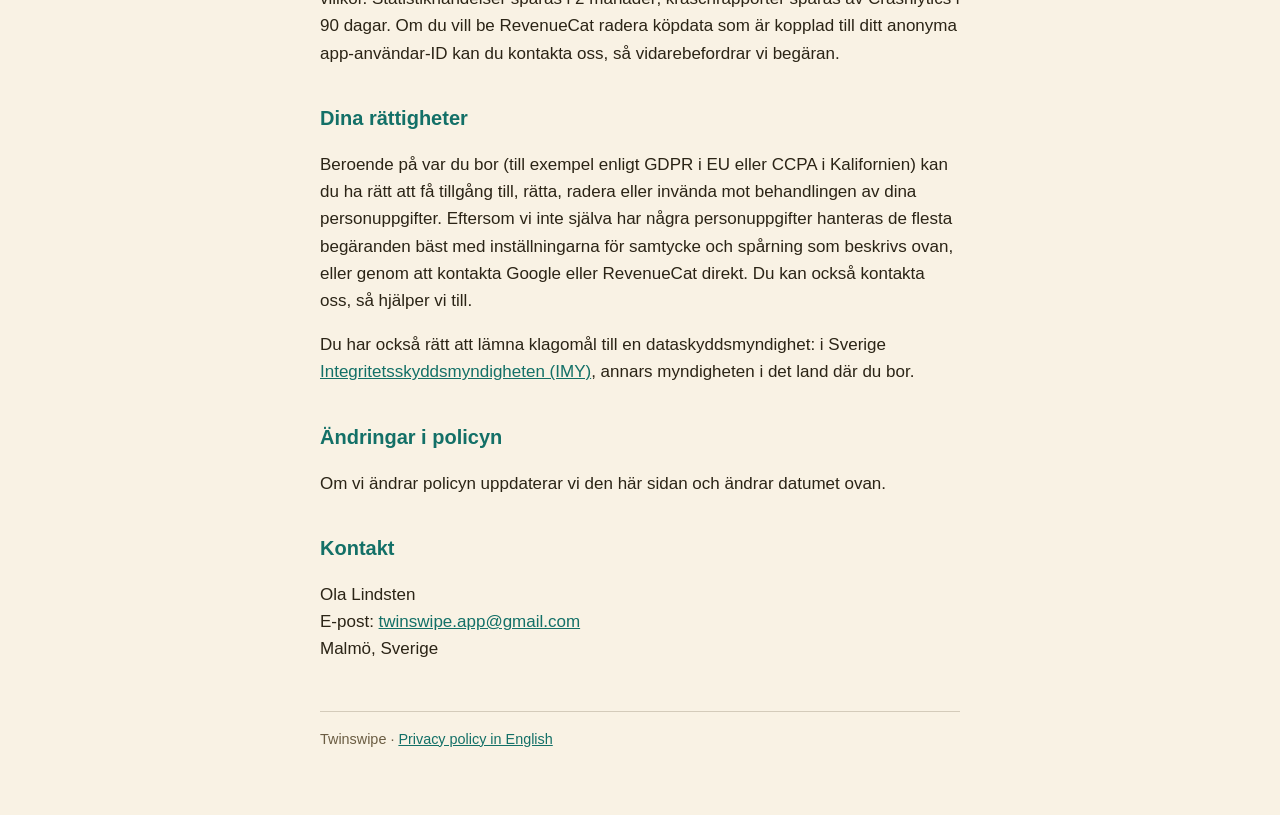
<file: twinswipe/privacy/sv/index.html>
<!doctype html>
<html lang="sv">
<head>
<meta charset="utf-8">
<meta name="viewport" content="width=device-width, initial-scale=1">
<title>Integritetspolicy för Twinswipe</title>
<link rel="stylesheet" href="../../../style.css">
<link rel="alternate" hreflang="en" href="../">
<link rel="icon" href="../../icon.png">
</head>
<body>
<main>
<header>
<img src="../../icon.png" alt="">
<h1>Integritetspolicy för <span class="twin">Twin</span><span class="swipe">swipe</span></h1>
</header>
<p class="lang"><a href="../" hreflang="en" lang="en">In English</a></p>

<p class="date">Gäller från: 15 oktober 2026</p>

<p>Twinswipe ("appen") görs av Ola Lindsten
("vi", "oss"). Den här policyn förklarar vilken information appen använder,
varför, och vilka val du har.</p>

<h2 id="summary">Sammanfattning</h2>
<div class="summary">
<ul>
<li>Det finns inga konton. Vi frågar inte efter ditt namn, din e-postadress
eller andra personuppgifter.</li>
<li>Dina framsteg i spelet stannar på din enhet. Vi har ingen egen server och
tar inte emot dina framsteg.</li>
<li>Appen visar annonser från Google AdMob. Google kan samla in
enhetsinformation för att visa och mäta annonser, inom de val du gör i
frågorna om samtycke och spårning.</li>
<li>Köp i appen sker via Apple eller Google och hanteras av RevenueCat. Vi ser
aldrig dina betalningsuppgifter.</li>
<li>Vi använder Google Analytics för Firebase för att se hur spelet spelas
(till exempel vilka nivåer spelare klarar eller ger upp på), inom det val
du gör i samtyckesfrågan, och Firebase Crashlytics för att få
kraschrapporter. Ingen av dem får ditt namn, din e-postadress eller ditt
annons-ID.</li>
<li>Om du tillåter aviseringar påminner appen dig om din dagliga belöning.
Påminnelserna schemaläggs på din enhet; ingenting skickas till oss eller
någon annan.</li>
</ul>
</div>

<h2 id="device">Information som sparas på din enhet</h2>
<p>Appen sparar följande enbart på din enhet, i den vanliga applagringen i
iOS eller Android:</p>
<ul>
<li>Framsteg i kampanjen (stjärnor per nivå), svit i dagens pussel och
framsteg i det oändliga läget.</li>
<li>Ditt myntsaldo, din svit av dagliga belöningar och hur många
belöningsannonser du har sett i dag.</li>
<li>Den timme du brukar öppna appen, som bara används för att tajma
påminnelsen om den dagliga belöningen.</li>
<li>Inställningar: ljud, haptik, tema och påminnelsereglaget.</li>
<li>En liten cache med genererade dagliga och oändliga pussel.</li>
</ul>
<p>Den här informationen skickas aldrig till oss. Den raderas när du
avinstallerar appen. Beroende på dina enhetsinställningar kan den ingå i
säkerhetskopian av din enhet (iCloud eller Google), som Apple eller Google
hanterar enligt sina egna villkor.</p>

<h2 id="ads">Annonser (Google AdMob)</h2>
<p>Appen visar helskärmsannonser mellan nivåer och frivilliga
belöningsannonser som ger mynt. Annonserna levereras av Google AdMob. För att
visa, begränsa och mäta annonser och förhindra bedrägerier kan Google Mobile
Ads SDK samla in:</p>
<ul>
<li>Enhets- och appinformation, till exempel enhetsmodell,
operativsystemsversion, appversion, språk och ungefärlig plats utifrån din
IP-adress.</li>
<li>Annonsidentifierare: Advertising ID på Android, och på iOS IDFA endast om
du tillåter spårning (se nedan).</li>
<li>Interaktioner med annonser, till exempel vilka annonser som visades och
trycktes på.</li>
<li>Diagnostikdata om hur SDK:t fungerar.</li>
</ul>
<p>Om annonserna är personanpassade beror på dina val i samtyckesfrågan och,
på iOS, i spårningsfrågan. Om du inte samtycker kan Google ändå visa icke
personanpassade eller begränsade annonser, som bygger på sammanhanget i
stället för på din profil.</p>
<p>Hur Google använder den här informationen beskrivs i
<a href="https://policies.google.com/privacy?hl=sv">Googles
integritetspolicy</a> och i
<a href="https://policies.google.com/technologies/partner-sites?hl=sv">Hur Google
använder information från webbplatser och appar som använder våra
tjänster</a>.</p>
<p>Om du köper "Ta bort annonser" slutar appen visa helskärmsannonser mellan
nivåer. Belöningsannonser finns kvar som ett frivilligt sätt att tjäna
mynt.</p>

<h2 id="consent">Samtycke (Google User Messaging Platform)</h2>
<p>Innan någon annons laddas använder appen Googles User Messaging Platform
(UMP) för att be om ditt samtycke där lagen kräver det, till exempel i
Europeiska ekonomiska samarbetsområdet, Storbritannien och Schweiz. Ditt val
sparas på din enhet av UMP SDK. Där det gäller kan du när som helst ändra
ditt val i appen under Inställningar &gt; Integritetsinställningar. Om
appen inte kan kontrollera ditt samtycke, till exempel för att
samtyckestjänsten inte går att nå, begär den inga annonser förrän den kan.</p>

<h2 id="tracking">Spårning på iOS (App Tracking Transparency)</h2>
<p>På iOS ber appen om tillåtelse att spåra dig i appar och på webbplatser som
ägs av andra företag. Tillåtelsen påverkar bara om Google får använda din
enhets annonsidentifierare (IDFA) för personanpassade annonser och mätning.
Appen fungerar likadant oavsett om du tillåter det eller inte. Du kan när som
helst ändra ditt val i iOS under Inställningar &gt; Integritet och säkerhet
&gt; Spårning.</p>

<h2 id="notifications">Aviseringar</h2>
<p>Appen kan påminna dig en gång om dagen när Dagens pussel och din dagliga
belöning väntar. Den frågar först med en mening, efter att du har hämtat din
första dagliga belöning eller klarat ditt första Dagens pussel, och visar
systemets fråga om tillåtelse bara om du trycker på "Påminn mig"; att slå på
"Daglig påminnelse" i Inställningar frågar också. Den
frågar aldrig när du öppnar appen första gången. Påminnelserna är lokala aviseringar: appen
schemalägger dem på din enhet, vid den timme du brukar öppna den, och ingen
pushtjänst, server eller enhetstoken är inblandad. Du kan stänga av dem i
appen under Inställningar, eller i enhetens inställningar för
aviseringar.</p>

<h2 id="analytics">Spelstatistik (Google Analytics för Firebase)</h2>
<p>För att förbättra spelet skickar appen spelhändelser till Google Analytics
för Firebase, en tjänst från Google: när en nivå startas, klaras eller lämnas
oavslutad eller startas om (med nivånummer, drag, tid, stjärnor och använda
ledtrådar och ångra-steg), steg i introduktionen, överhoppade nivåer, nådda
och klarade kapitel, försök och resultat på expertnivåer, resultat i dagens
pussel och om du delade det, nya mekaniker och funktioner som låstes upp,
vilka erbjudanden och nivåkort som visades och vad du valde, när en annons
visades eller en belöningsannons spelades klart, vilken produkt eller
kosmetisk sak som köptes, den högsta nivå du har nått, och hur många dagar
som har gått sedan du installerade appen. Firebase registrerar också
grundläggande information som appversion, enhetsmodell, operativsystem,
språk och en ungefärlig plats utifrån din IP-adress (land eller region, inte
din exakta plats).</p>
<p>Händelserna innehåller inte ditt namn, din e-postadress, ditt annons-ID
eller någon annan information som identifierar dig. Appen sätter inget
användar-ID. Firebase tilldelar ett slumpmässigt appinstans-ID för att skilja
sessioner från samma installation åt.</p>
<p>Ditt val i samtyckesfrågan gäller: om du inte samtycker till att
information lagras på och hämtas från din enhet körs statistiken i Googles
läge utan samtycke, som inte lagrar någon identifierare på din enhet och bara
skickar begränsade mätningar utan cookies. Statistiken används aldrig för
annonser. Du kan när som helst ändra ditt val med "Integritetsinställningar"
i Inställningar, där det erbjuds. Se
<a href="https://policies.google.com/privacy?hl=sv">Googles
integritetspolicy</a> och
<a href="https://policies.google.com/technologies/partner-sites?hl=sv">hur Google
använder information från appar som använder Googles tjänster</a>.</p>

<h2 id="crashes">Kraschrapporter (Firebase Crashlytics)</h2>
<p>Om appen kraschar eller stöter på ett oväntat fel får Firebase
Crashlytics, en tjänst från Google, en kraschrapport: felet och var i appen
det inträffade, vilken skärm och nivå du var på, appversion, enhetsmodell och
operativsystem, samt ett slumpmässigt installations-ID som används för att
räkna hur många installationer en krasch påverkar. Kraschrapporterna
innehåller inga personuppgifter och används bara för att hitta och rätta
buggar.</p>

<h2 id="purchases">Köp i appen (RevenueCat)</h2>
<p>Appen erbjuder "Ta bort annonser" (ett engångsköp), ett startpaket
(ingen reklam mellan nivåerna plus mynt, går bara att köpa en gång) och
myntpaket.
Betalningar hanteras av Apple (App Store) eller Google (Google Play); vi får
aldrig ditt betalkort eller dina faktureringsuppgifter.</p>
<p>Köpen hanteras av RevenueCat, Inc., som hjälper appen att verifiera och
återställa köp. RevenueCat får ett anonymt app-användar-ID som skapas på din
enhet, din köphistorik i den här appen (produkter, priser,
transaktionsidentifierare och datum) och grundläggande enhetsinformation som
operativsystem, appversion, land och språk. RevenueCat får inte ditt namn
eller din e-postadress från oss. Se
<a href="https://www.revenuecat.com/privacy">RevenueCats integritetspolicy</a>
(på engelska).</p>

<h2 id="not">Det här gör vi inte</h2>
<ul>
<li>Vi säljer inte dina personuppgifter.</li>
<li>Vi använder inga pushaviseringar och ingen egen server.</li>
<li>Vi använder inte statistiken för annonser, och vi kopplar den inte till
din identitet.</li>
<li>Vi samlar inte in ditt namn, din e-postadress, dina kontakter, foton
eller din exakta plats.</li>
</ul>

<h2 id="children">Barn</h2>
<p>Appen riktar sig inte till barn under 13 år (eller motsvarande
åldersgräns i ditt land), och vi samlar inte medvetet in personuppgifter
från barn under 13 år. Om du är förälder och tror att ditt barn har lämnat
personuppgifter till oss kan du kontakta oss på
<a href="mailto:twinswipe.app@gmail.com">twinswipe.app@gmail.com</a>, så
raderar vi dem.</p>

<h2 id="retention">Lagring och radering av data</h2>
<p>Data som sparas på din enhet finns kvar tills du avinstallerar appen eller
rensar dess data. Google och RevenueCat sparar den information de tar emot
enligt sina egna villkor. Statistikhändelser sparas i 2 månader;
kraschrapporter sparas av Crashlytics i 90 dagar. Om du vill be RevenueCat
radera köpdata som är kopplad till ditt anonyma app-användar-ID kan du
kontakta oss, så vidarebefordrar vi begäran.</p>

<h2 id="rights">Dina rättigheter</h2>
<p>Beroende på var du bor (till exempel enligt GDPR i EU eller CCPA i
Kalifornien) kan du ha rätt att få tillgång till, rätta, radera eller
invända mot behandlingen av dina personuppgifter. Eftersom vi inte själva
har några personuppgifter hanteras de flesta begäranden bäst med
inställningarna för samtycke och spårning som beskrivs ovan, eller genom att
kontakta Google eller RevenueCat direkt. Du kan också kontakta oss, så
hjälper vi till.</p>
<p>Du har också rätt att lämna klagomål till en dataskyddsmyndighet: i
Sverige <a href="https://www.imy.se/">Integritetsskyddsmyndigheten
(IMY)</a>, annars myndigheten i det land där du bor.</p>

<h2 id="changes">Ändringar i policyn</h2>
<p>Om vi ändrar policyn uppdaterar vi den här sidan och ändrar datumet ovan.</p>

<h2 id="contact">Kontakt</h2>
<p class="contact">Ola Lindsten
E-post: <a href="mailto:twinswipe.app@gmail.com">twinswipe.app@gmail.com</a>
Malmö, Sverige</p>

<footer>Twinswipe · <a href="../" hreflang="en" lang="en">Privacy policy in English</a></footer>
</main>
</body>
</html>
</file>
<file: style.css>
/* Twinswipe site: the app's warm paper background with its coral and teal
   token colors. Light and dark follow the device setting, as in the app. */
:root {
  --bg: #f9f2e4;
  --surface: #efe5d0;
  --text: #2b2416;
  --muted: #6b5d43;
  --coral: #d0412f;
  --teal: #137067;
  --rule: #d4cbba;
}

@media (prefers-color-scheme: dark) {
  :root {
    --bg: #1b170e;
    --surface: #2b2416;
    --text: #f2ead9;
    --muted: #b8a985;
    --coral: #ff6b5b;
    --teal: #2ec4b6;
    --rule: #4a3e25;
  }
}

* {
  box-sizing: border-box;
}

html {
  -webkit-text-size-adjust: 100%;
}

body {
  margin: 0;
  background: var(--bg);
  color: var(--text);
  font: 17px/1.6 -apple-system, BlinkMacSystemFont, "Segoe UI", Roboto,
    "Helvetica Neue", Arial, sans-serif;
}

main {
  max-width: 42rem;
  margin: 0 auto;
  padding: 2rem 1rem 4rem;
}

header {
  display: flex;
  align-items: center;
  gap: 1rem;
  margin-bottom: 1.5rem;
}

header img {
  width: 64px;
  height: 64px;
  border-radius: 14px;
}

h1 {
  margin: 0;
  font-size: 1.9rem;
  line-height: 1.2;
}

h1 .twin {
  color: var(--coral);
}

h1 .swipe {
  color: var(--teal);
}

h2 {
  margin: 2.2rem 0 0.6rem;
  font-size: 1.25rem;
  color: var(--teal);
}

a {
  color: var(--teal);
  overflow-wrap: anywhere;
}

ul {
  padding-left: 1.3rem;
}

li + li {
  margin-top: 0.35rem;
}

.lang {
  margin: 0 0 1.5rem;
  color: var(--muted);
}

.date {
  color: var(--muted);
}

.summary {
  background: var(--surface);
  border-radius: 12px;
  padding: 0.2rem 1.2rem;
}

.contact {
  white-space: pre-line;
}

footer {
  margin-top: 3rem;
  padding-top: 1rem;
  border-top: 1px solid var(--rule);
  color: var(--muted);
  font-size: 0.9rem;
}
</file>
